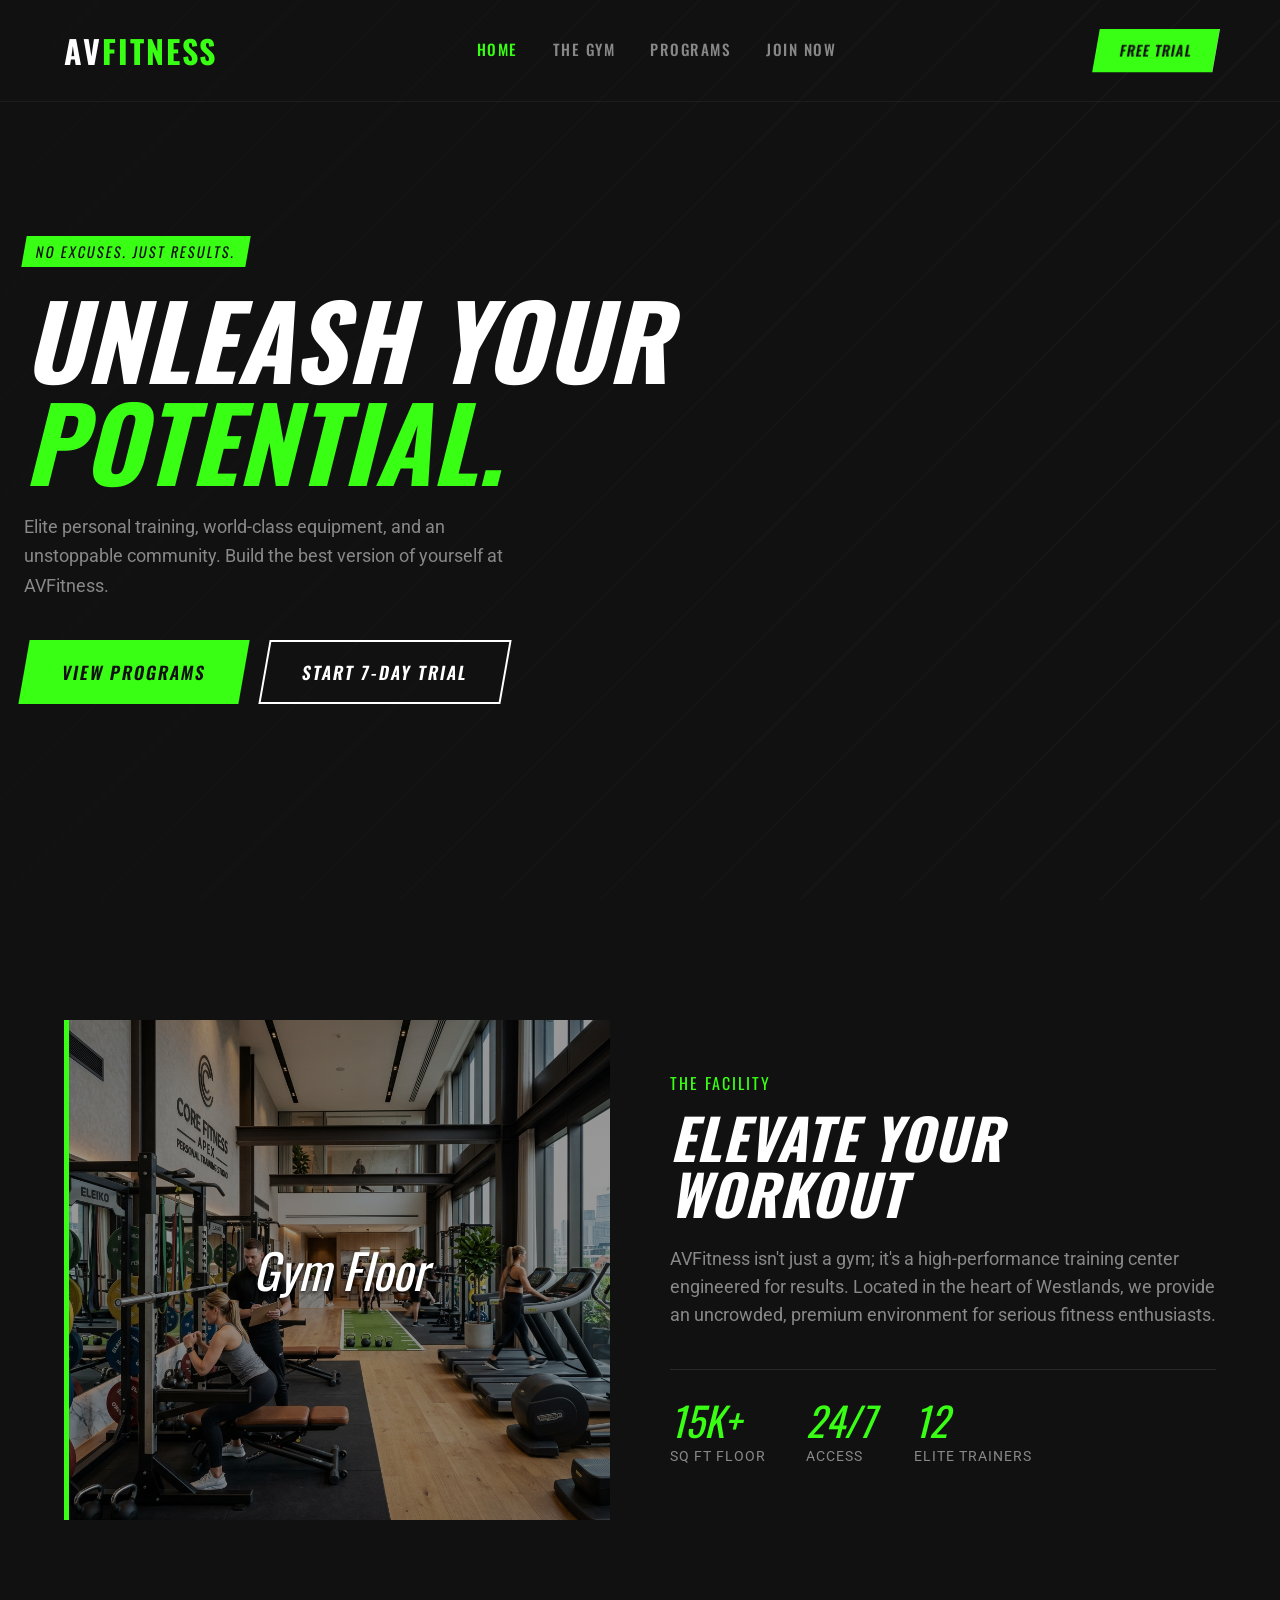
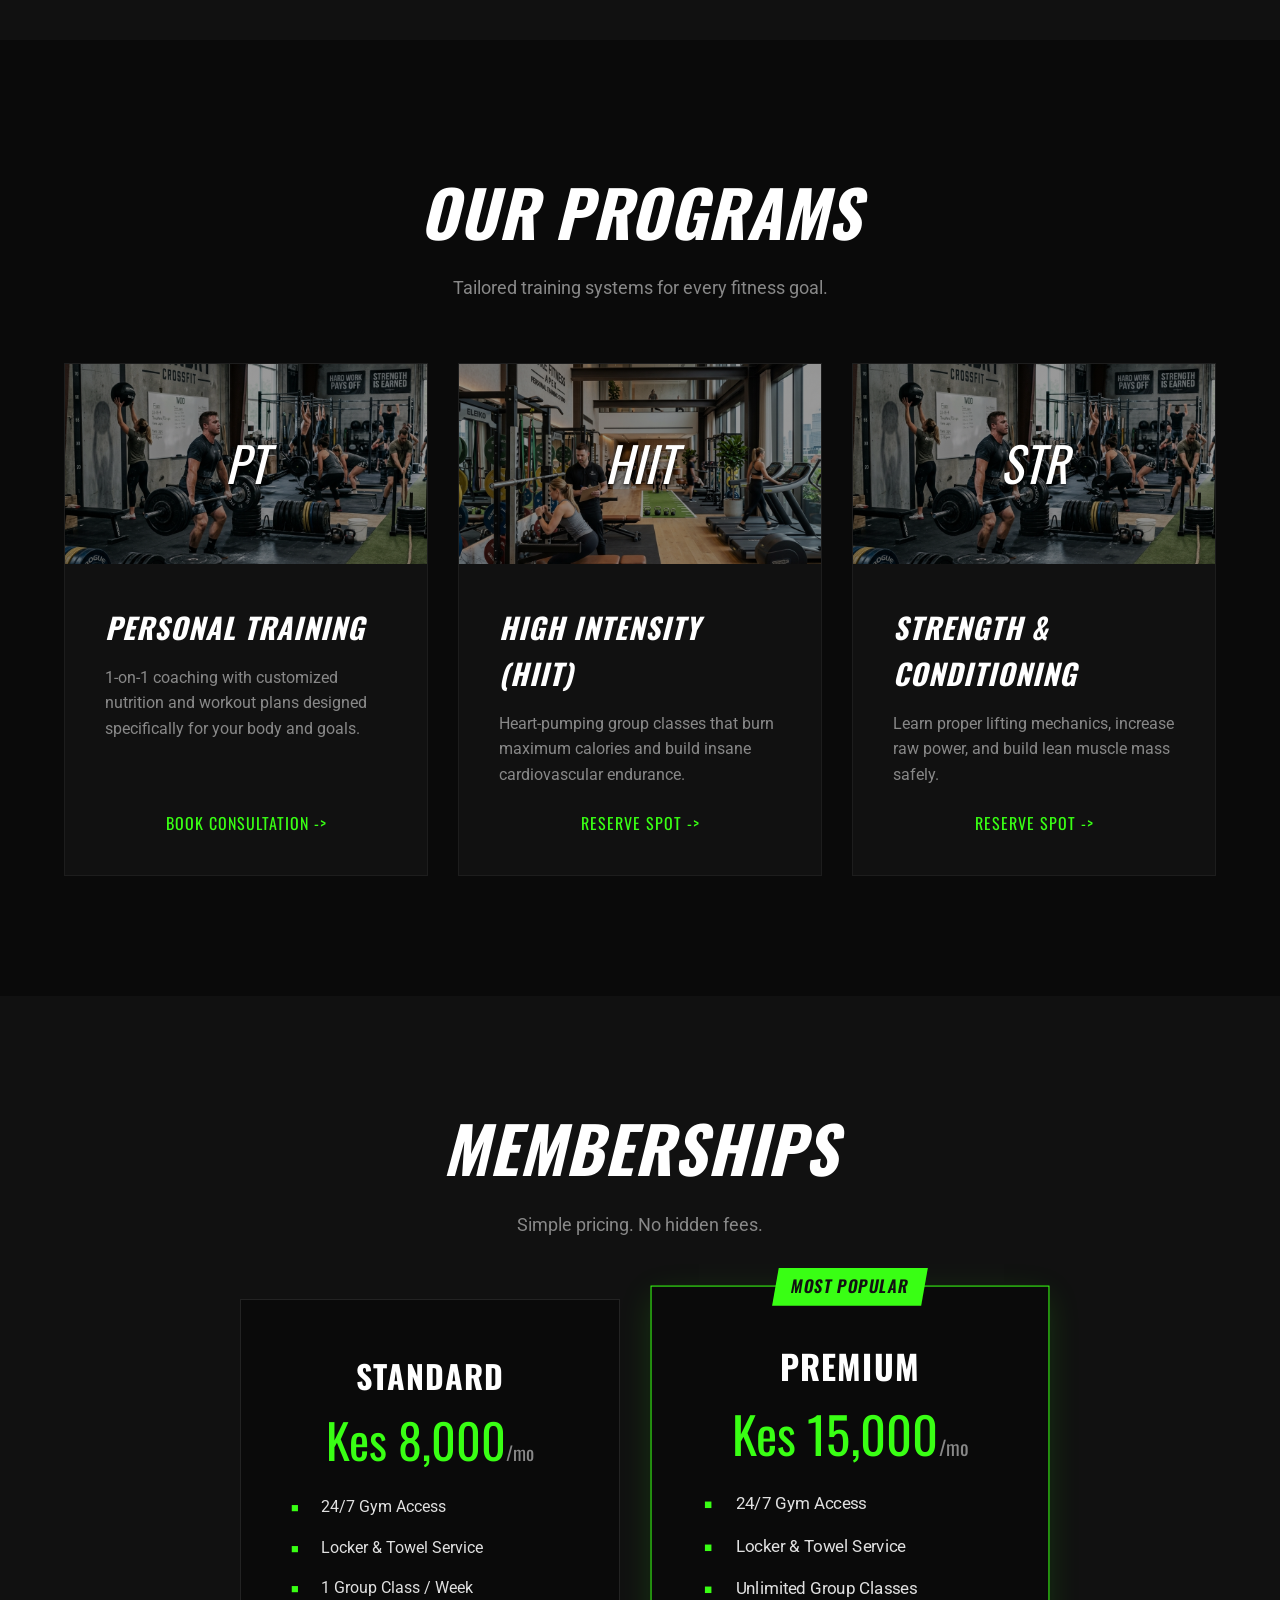
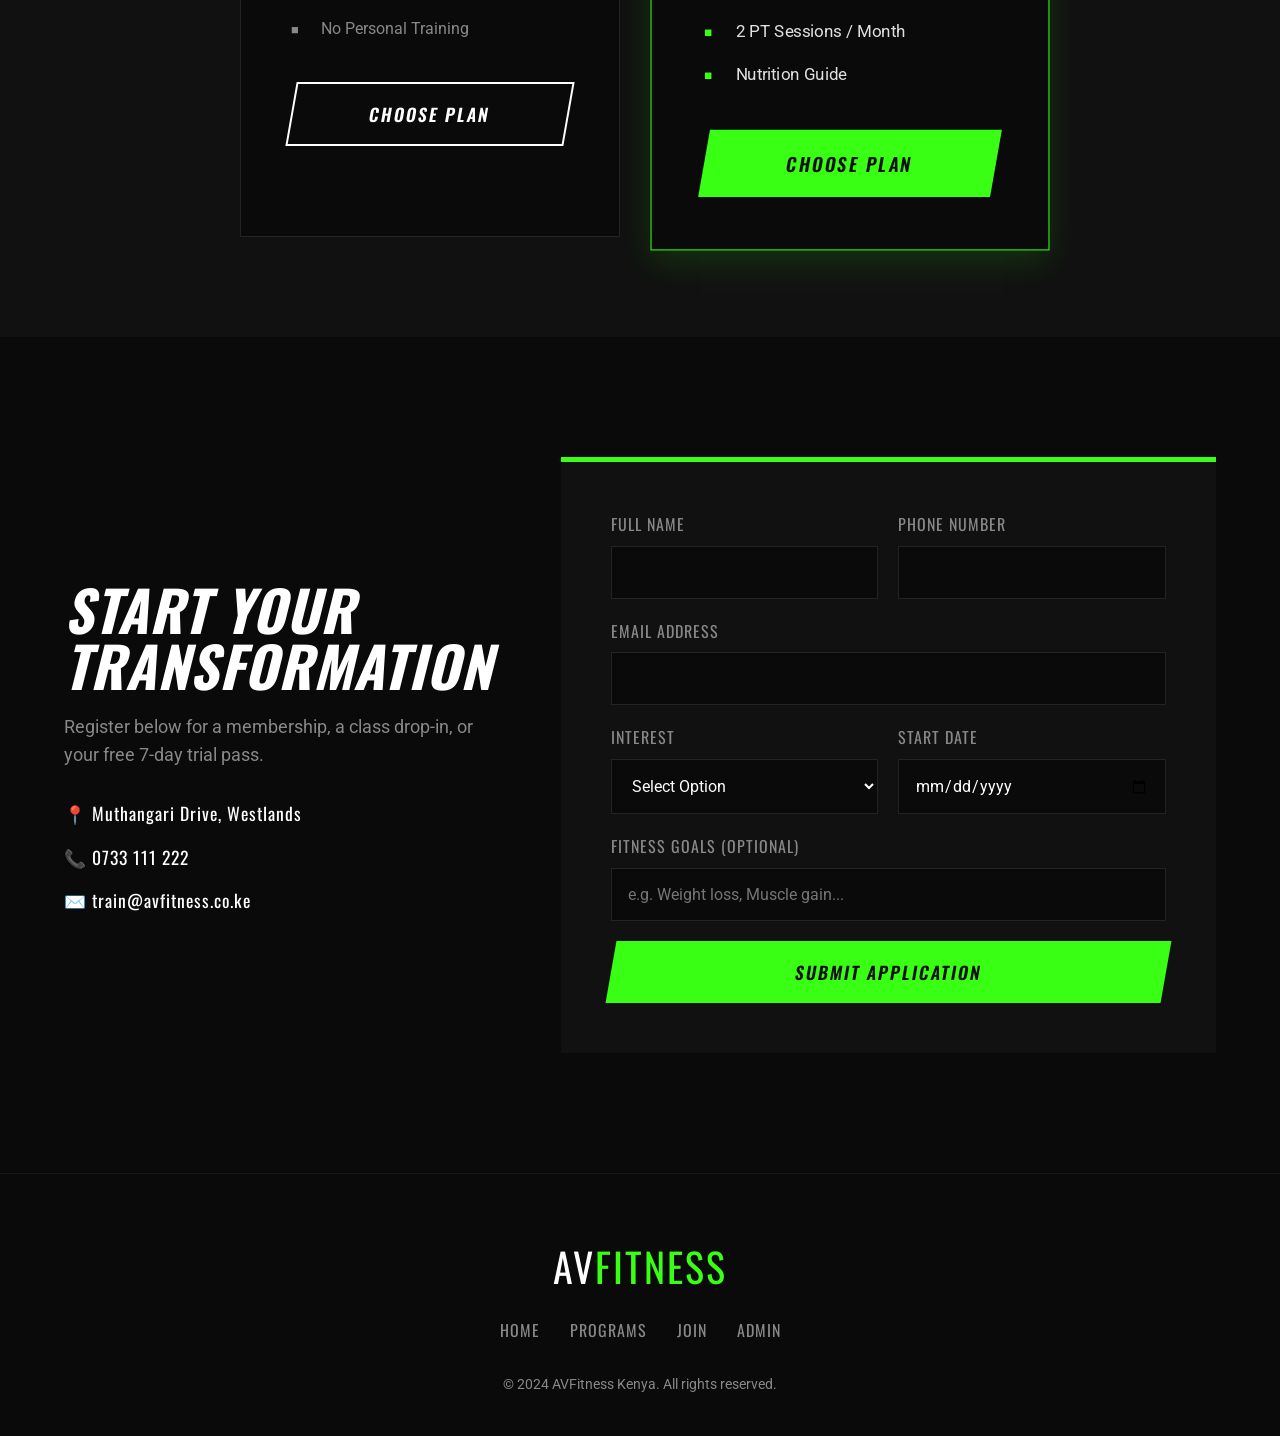
<file: index.html>
<!DOCTYPE html>

<html lang="en">
<head>
<meta charset="utf-8"/><meta content="width=device-width,initial-scale=1.0" name="viewport"/>
<title>AVFitness Kenya | High-End Gym &amp; Personal Training</title>
<meta content="Nairobi's premier fitness destination. State-of-the-art equipment, elite personal trainers, and high-intensity classes to help you achieve your goals." name="description"/>
<link href="https://fonts.googleapis.com/css2?family=Oswald:wght@400;500;600;700&amp;family=Roboto:wght@300;400;500;700;900&amp;display=swap" rel="stylesheet"/>
<link href="style.css" rel="stylesheet"/>
</head>
<body>
<nav class="navbar" id="navbar"><div class="nav-container">
<a class="nav-logo" href="#home">AV<span>FITNESS</span></a>
<ul class="nav-links" id="navLinks"><li><a class="nav-link active" href="#home">Home</a></li><li><a class="nav-link" href="#about">The Gym</a></li><li><a class="nav-link" href="#programs">Programs</a></li><li><a class="nav-link" href="#booking">Join Now</a></li></ul>
<a class="nav-cta" href="#booking">Free Trial</a>
<button class="hamburger" id="hamburger"><span></span><span></span><span></span></button>
</div></nav>
<header class="hero" id="home">
<div class="hero-bg" style=" background-image: linear-gradient(rgba(0,0,0,0.6), rgba(0,0,0,0.6)), url('https://loremflickr.com/1200/800/luxury,gym,fitness?lock=100') !important; background-size: cover !important; background-position: center !important;"></div>
<div class="hero-content">
<span class="hero-badge">No Excuses. Just Results.</span>
<h1>UNLEASH YOUR<br/><span class="accent">POTENTIAL.</span></h1>
<p class="hero-sub">Elite personal training, world-class equipment, and an unstoppable community. Build the best version of yourself at AVFitness.</p>
<div class="hero-actions">
<a class="btn btn-primary" href="#programs">View Programs</a>
<a class="btn btn-outline" href="#booking">Start 7-Day Trial</a>
</div>
</div>
</header>
<section class="section dark-section" id="about">
<div class="container"><div class="split-grid">
<div class="split-img" style="color: white !important; text-shadow: 0 2px 4px rgba(0,0,0,0.8); background-image: linear-gradient(rgba(0,0,0,0.4), rgba(0,0,0,0.4)), url('images/luxury_gym.png') !important; background-size: cover !important; background-position: center !important; color: white !important; text-shadow: 0 2px 4px rgba(0,0,0,0.8);">Gym Floor</div>
<div class="split-content">
<span class="tag">The Facility</span>
<h2>ELEVATE YOUR WORKOUT</h2>
<p>AVFitness isn't just a gym; it's a high-performance training center engineered for results. Located in the heart of Westlands, we provide an uncrowded, premium environment for serious fitness enthusiasts.</p>
<div class="stats-row">
<div class="stat"><div class="stat-num">15K+</div><div class="stat-label">Sq Ft Floor</div></div>
<div class="stat"><div class="stat-num">24/7</div><div class="stat-label">Access</div></div>
<div class="stat"><div class="stat-num">12</div><div class="stat-label">Elite Trainers</div></div>
</div>
</div>
</div></div>
</section>
<section class="section bg-light" id="programs">
<div class="container">
<div class="section-header"><h2>OUR PROGRAMS</h2><p>Tailored training systems for every fitness goal.</p></div>
<div class="prog-grid">
<div class="prog-card">
<div class="prog-img img-1" style="color: white !important; text-shadow: 0 2px 4px rgba(0,0,0,0.8); background-image: linear-gradient(rgba(0,0,0,0.4), rgba(0,0,0,0.4)), url('images/crossfit.png') !important; background-size: cover !important; background-position: center !important; color: white !important; text-shadow: 0 2px 4px rgba(0,0,0,0.8);">PT</div>
<div class="prog-content">
<h3>Personal Training</h3>
<p>1-on-1 coaching with customized nutrition and workout plans designed specifically for your body and goals.</p>
<button class="btn-text" onclick="bookProg('Personal Training')">Book Consultation -&gt;</button>
</div>
</div>
<div class="prog-card">
<div class="prog-img img-2" style="color: white !important; text-shadow: 0 2px 4px rgba(0,0,0,0.8); background-image: linear-gradient(rgba(0,0,0,0.4), rgba(0,0,0,0.4)), url('images/luxury_gym.png') !important; background-size: cover !important; background-position: center !important; color: white !important; text-shadow: 0 2px 4px rgba(0,0,0,0.8);">HIIT</div>
<div class="prog-content">
<h3>High Intensity (HIIT)</h3>
<p>Heart-pumping group classes that burn maximum calories and build insane cardiovascular endurance.</p>
<button class="btn-text" onclick="bookProg('HIIT Class')">Reserve Spot -&gt;</button>
</div>
</div>
<div class="prog-card">
<div class="prog-img img-3" style="color: white !important; text-shadow: 0 2px 4px rgba(0,0,0,0.8); background-image: linear-gradient(rgba(0,0,0,0.4), rgba(0,0,0,0.4)), url('images/crossfit.png') !important; background-size: cover !important; background-position: center !important; color: white !important; text-shadow: 0 2px 4px rgba(0,0,0,0.8);">STR</div>
<div class="prog-content">
<h3>Strength &amp; Conditioning</h3>
<p>Learn proper lifting mechanics, increase raw power, and build lean muscle mass safely.</p>
<button class="btn-text" onclick="bookProg('Strength Conditioning')">Reserve Spot -&gt;</button>
</div>
</div>
</div>
</div>
</section>
<section class="pricing-section">
<div class="container">
<div class="section-header"><h2>MEMBERSHIPS</h2><p>Simple pricing. No hidden fees.</p></div>
<div class="price-grid">
<div class="price-card">
<h3>Standard</h3>
<div class="price">Kes 8,000<span>/mo</span></div>
<ul class="price-list">
<li>24/7 Gym Access</li>
<li>Locker &amp; Towel Service</li>
<li>1 Group Class / Week</li>
<li class="disabled">No Personal Training</li>
</ul>
<a class="btn btn-outline btn-full" href="#booking" onclick="bookProg('Standard Membership')">Choose Plan</a>
</div>
<div class="price-card featured">
<div class="badge">Most Popular</div>
<h3>Premium</h3>
<div class="price">Kes 15,000<span>/mo</span></div>
<ul class="price-list">
<li>24/7 Gym Access</li>
<li>Locker &amp; Towel Service</li>
<li>Unlimited Group Classes</li>
<li>2 PT Sessions / Month</li>
<li>Nutrition Guide</li>
</ul>
<a class="btn btn-primary btn-full" href="#booking" onclick="bookProg('Premium Membership')">Choose Plan</a>
</div>
</div>
</div>
</section>
<section class="section booking-section" id="booking">
<div class="container"><div class="booking-wrap">
<div class="booking-info">
<h2>START YOUR TRANSFORMATION</h2>
<p>Register below for a membership, a class drop-in, or your free 7-day trial pass.</p>
<div class="contact-details">
<p>📍 Muthangari Drive, Westlands</p>
<p>📞 0733 111 222</p>
<p>✉️ train@avfitness.co.ke</p>
</div>
</div>
<div class="booking-form-box">
<form id="bookingForm">
<div class="form-row"><div class="form-group"><label>Full Name</label><input name="name" required="" type="text"/></div><div class="form-group"><label>Phone Number</label><input name="phone" required="" type="tel"/></div></div>
<div class="form-group"><label>Email Address</label><input name="email" required="" type="email"/></div>
<div class="form-row"><div class="form-group"><label>Interest</label><select id="interestSelect" name="interest" required=""><option value="">Select Option</option><option>Free 7-Day Trial</option><option>Standard Membership</option><option>Premium Membership</option><option>Personal Training</option><option>HIIT Class</option><option>Strength Conditioning</option></select></div><div class="form-group"><label>Start Date</label><input name="date" required="" type="date"/></div></div>
<div class="form-group"><label>Fitness Goals (Optional)</label><input name="goals" placeholder="e.g. Weight loss, Muscle gain..." type="text"/></div>
<button class="btn btn-primary btn-full" type="submit">Submit Application</button>
</form>
</div>
</div></div>
</section>
<footer class="footer"><div class="container">
<div class="f-logo">AV<span>FITNESS</span></div>
<div class="f-links">
<a href="#home">Home</a>
<a href="#programs">Programs</a>
<a href="#booking">Join</a>
<a href="admin.html">Admin</a>
</div>
<p class="copyright">© 2024 AVFitness Kenya. All rights reserved.</p>
</div></footer>
<div class="toast" id="toast"></div>
<script src="script.js"></script>
</body></html>
</file>
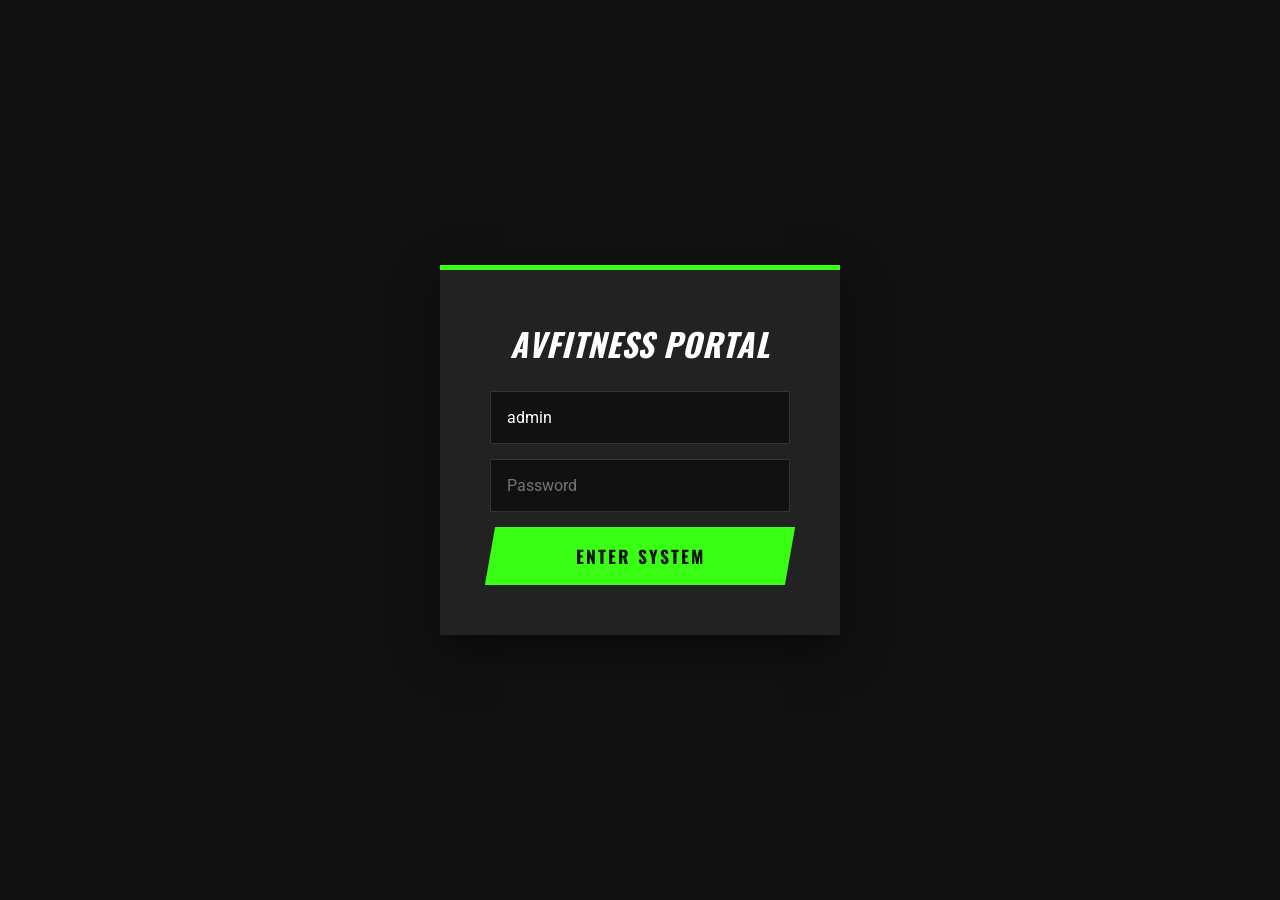
<file: admin.html>
<!DOCTYPE html><html lang="en"><head><meta charset="UTF-8"><meta name="viewport" content="width=device-width,initial-scale=1.0"><title>AVFitness Admin</title>
<link href="https://fonts.googleapis.com/css2?family=Oswald:wght@500;600&family=Roboto:wght@400;500;700&display=swap" rel="stylesheet">
<style>*{margin:0;padding:0;box-sizing:border-box}body{font-family:'Roboto',sans-serif;background:#0a0a0a;color:#e0e0e0}h1,h2{font-family:'Oswald',sans-serif;letter-spacing:1px;text-transform:uppercase}
.login{min-height:100vh;display:flex;align-items:center;justify-content:center;background:#111}.lb{background:#222;padding:50px;border-top:5px solid #39FF14;max-width:400px;width:100%;text-align:center;box-shadow:0 15px 40px rgba(0,0,0,0.5)}.lb h2{color:#fff;margin-bottom:24px;font-size:2rem;font-style:italic}.lb input{width:100%;padding:16px;border:1px solid #333;background:#111;color:#fff;margin-bottom:15px;font-size:1rem;font-family:'Roboto',sans-serif}.lb button{width:100%;padding:16px;background:#39FF14;color:#111;border:none;font-weight:700;cursor:pointer;font-size:1.1rem;font-family:'Oswald',sans-serif;text-transform:uppercase;letter-spacing:2px;transform:skewX(-10deg);transition:0.3s}.lb button span{display:block;transform:skewX(10deg)}.lb button:hover{background:#2ce50e}
.dash{display:none}.dh{background:#111;color:white;padding:25px 40px;display:flex;justify-content:space-between;align-items:center;flex-wrap:wrap;gap:15px;border-bottom:1px solid #222}.dh h1{font-size:1.8rem;color:#39FF14;font-style:italic}.dh button,.dh a{padding:10px 24px;border:2px solid #39FF14;cursor:pointer;font-size:0.9rem;color:#39FF14;background:transparent;text-decoration:none;font-family:'Oswald',sans-serif;text-transform:uppercase;letter-spacing:1px;transform:skewX(-10deg);font-weight:600;transition:0.3s}.dh button span,.dh a span{display:block;transform:skewX(10deg)}.dh button:hover,.dh a:hover{background:#39FF14;color:#111}.be{background:#39FF14!important;color:#111!important}
.stats{display:grid;grid-template-columns:repeat(3,1fr);gap:30px;padding:40px}.sc{background:#111;padding:30px;border:1px solid #222;border-left:4px solid #39FF14}.sl{font-size:0.85rem;color:#888;text-transform:uppercase;letter-spacing:1px;font-weight:700}.sv{font-size:3rem;font-family:'Oswald',sans-serif;margin-top:10px;color:#39FF14;font-style:italic;line-height:1}
.tw{padding:0 40px 40px;overflow-x:auto}table{width:100%;border-collapse:collapse;background:#111;border:1px solid #222}th{background:#0a0a0a;color:#888;padding:20px;text-align:left;font-size:0.9rem;text-transform:uppercase;letter-spacing:1px;border-bottom:1px solid #222;font-family:'Oswald',sans-serif}td{padding:18px 20px;border-bottom:1px solid #222;font-size:0.95rem}
select.st{padding:8px 12px;border:1px solid #333;font-family:'Roboto',sans-serif;background:#0a0a0a;color:#fff;outline:none}.del{background:none;border:none;color:#ef4444;cursor:pointer;font-size:0.9rem;text-transform:uppercase;letter-spacing:1px;font-family:'Oswald',sans-serif}
@media(max-width:768px){.stats{grid-template-columns:1fr}}</style></head>
<body>
<div class="login" id="ls"><div class="lb"><h2>AVFitness Portal</h2><input type="text" id="u" value="admin"><input type="password" id="p" placeholder="Password"><button onclick="login()"><span>Enter System</span></button></div></div>
<div class="dash" id="dash">
<div class="dh"><h1>Lead Manager</h1><div><button class="be" onclick="exp()"><span>Export</span></button> <a href="index.html"><span>View Site</span></a> <button onclick="logout()"><span>Logout</span></button></div></div>
<div class="stats"><div class="sc"><div class="sl">Total Leads</div><div class="sv" id="st">0</div></div><div class="sc"><div class="sl">New Leads</div><div class="sv" id="sn" style="color:#fff">0</div></div><div class="sc"><div class="sl">Converted</div><div class="sv" id="sd" style="color:#39FF14">0</div></div></div>
<div class="tw"><table><thead><tr><th>Date Rec'd</th><th>Name</th><th>Phone / Email</th><th>Interest</th><th>Start Date</th><th>Goals</th><th>Status</th><th></th></tr></thead><tbody id="tb"></tbody></table></div></div>
<script>
const K='avfitness_leads';if(sessionStorage.getItem('avf_admin')==='true')showD();
function login(){if(document.getElementById('u').value==='admin'&&document.getElementById('p').value==='admin123'){sessionStorage.setItem('avf_admin','true');showD()}else alert('Invalid credentials')}
function logout(){sessionStorage.removeItem('avf_admin');location.reload()}
function showD(){document.getElementById('ls').style.display='none';document.getElementById('dash').style.display='block';render()}
function gd(){return JSON.parse(localStorage.getItem(K)||'[]').sort((a,b)=>new Date(b.submittedAt)-new Date(a.submittedAt))}
function sv(d){localStorage.setItem(K,JSON.stringify(d))}
function render(){const d=gd();document.getElementById('st').textContent=d.length;document.getElementById('sn').textContent=d.filter(x=>x.status==='New Lead').length;document.getElementById('sd').textContent=d.filter(x=>x.status==='Converted').length;
document.getElementById('tb').innerHTML=d.map(i=>`<tr><td>${new Date(i.submittedAt).toLocaleDateString('en-GB')}</td><td><strong>${i.name||'—'}</strong></td><td>${i.phone}<br><span style="color:#888;font-size:0.85rem">${i.email}</span></td><td style="color:#39FF14;font-family:'Oswald',sans-serif;text-transform:uppercase">${i.interest||'—'}</td><td>${i.date||'—'}</td><td>${i.goals||'—'}</td><td><select class="st" onchange="upd(${i.id},this.value)">${['New Lead','Contacted','Trial Active','Converted','Lost'].map(s=>`<option ${i.status===s?'selected':''}>${s}</option>`).join('')}</select></td><td><button class="del" onclick="del(${i.id})">Drop</button></td></tr>`).join('')}
function upd(id,s){const d=gd();const i=d.find(x=>x.id===id);if(i){i.status=s;sv(d);render()}}
function del(id){if(!confirm('Drop this lead?'))return;sv(gd().filter(x=>x.id!==id));render()}
function exp(){const d=gd();if(!d.length)return alert('No data');const h=['Received','Name','Phone','Email','Interest','Start Date','Goals','Status'];const r=d.map(i=>[new Date(i.submittedAt).toLocaleDateString(),i.name,i.phone,i.email,i.interest,i.date,i.goals,i.status]);const c=[h,...r].map(r=>r.map(c=>`"${String(c||'').replace(/"/g,'""')}"`).join(',')).join('\n');const b=new Blob([c],{type:'text/csv'});const a=document.createElement('a');a.href=URL.createObjectURL(b);a.download='avfitness_leads.csv';a.click()}
document.getElementById('p').addEventListener('keydown',e=>{if(e.key==='Enter')login()});
</script></body></html>
</file>
<file: style.css>
/* AVFitness Kenya — Neon Green #39FF14 | Charcoal #111111 | White #FFFFFF */
*,*::before,*::after{margin:0;padding:0;box-sizing:border-box}
:root{--primary:#111111;--primary-light:#222222;--accent:#39FF14;--accent-hover:#2ce50e;--bg:#0a0a0a;--white:#ffffff;--text:#e0e0e0;--text-light:#888888;--shadow:0 10px 30px rgba(57,255,20,0.15);--radius:4px;--transition:0.3s ease}
html{scroll-behavior:smooth}body{font-family:'Roboto',sans-serif;background:var(--bg);color:var(--text);line-height:1.6;overflow-x:hidden}
h1,h2,h3,h4{font-family:'Oswald',sans-serif;text-transform:uppercase;color:var(--white);letter-spacing:1px}
.container{max-width:1200px;margin:0 auto;padding:0 24px}a{text-decoration:none;color:inherit;transition:var(--transition)}

.btn{display:inline-flex;align-items:center;padding:16px 36px;font-family:'Oswald',sans-serif;font-weight:600;font-size:1.1rem;letter-spacing:2px;text-transform:uppercase;border:2px solid transparent;cursor:pointer;transition:var(--transition);transform:skewX(-10deg)}.btn span{transform:skewX(10deg)}
.btn-primary{background:var(--accent);color:var(--primary)}.btn-primary:hover{background:var(--accent-hover);box-shadow:var(--shadow)}
.btn-outline{background:transparent;color:var(--white);border-color:var(--white)}.btn-outline:hover{background:var(--white);color:var(--primary)}
.btn-text{background:none;border:none;color:var(--accent);font-family:'Oswald',sans-serif;font-size:1rem;text-transform:uppercase;letter-spacing:1px;cursor:pointer}.btn-text:hover{color:var(--white)}
.btn-full{width:100%;justify-content:center}

.navbar{position:fixed;top:0;left:0;right:0;z-index:1000;padding:25px 0;transition:var(--transition);background:transparent;border-bottom:1px solid rgba(255,255,255,0.05)}.navbar.scrolled{background:var(--primary);padding:15px 0}
.nav-container{max-width:1200px;margin:0 auto;padding:0 24px;display:flex;align-items:center;justify-content:space-between}
.nav-logo{font-family:'Oswald',sans-serif;font-size:2rem;font-weight:700;color:var(--white);letter-spacing:2px}.nav-logo span{color:var(--accent)}
.nav-links{display:flex;list-style:none;gap:35px}.nav-link{color:var(--text-light);font-size:0.95rem;text-transform:uppercase;letter-spacing:1.5px;font-weight:500;font-family:'Oswald',sans-serif}.nav-link:hover,.nav-link.active{color:var(--accent)}
.nav-cta{padding:10px 24px;background:var(--accent);color:var(--primary);font-family:'Oswald',sans-serif;font-size:0.9rem;text-transform:uppercase;letter-spacing:1px;transform:skewX(-10deg);font-weight:600}.nav-cta:hover{background:var(--white)}
.hamburger{display:none;background:none;border:none;cursor:pointer;padding:8px}.hamburger span{display:block;width:24px;height:3px;background:var(--white);margin:5px 0;transition:var(--transition)}

.hero{min-height:100vh;display:flex;align-items:center;padding:120px 24px 80px;position:relative;background:linear-gradient(90deg,rgba(17,17,17,0.95) 0%,rgba(17,17,17,0.7) 100%),url('data:image/svg+xml;utf8,<svg width="100" height="100" xmlns="http://www.w3.org/2000/svg"><rect width="100" height="100" fill="%23111"/><line x1="0" y1="100" x2="100" y2="0" stroke="%23222" stroke-width="2"/></svg>')}
.hero-content{position:relative;z-index:2;max-width:700px}
.hero-badge{display:inline-block;color:var(--primary);background:var(--accent);padding:4px 12px;font-family:'Oswald',sans-serif;font-size:0.9rem;text-transform:uppercase;letter-spacing:2px;margin-bottom:20px;transform:skewX(-10deg)}
.hero h1{font-size:clamp(4rem,8vw,6.5rem);line-height:1;margin-bottom:20px;font-style:italic}.hero h1 .accent{color:var(--accent)}
.hero-sub{font-size:1.15rem;color:var(--text-light);margin-bottom:40px;max-width:500px}
.hero-actions{display:flex;gap:20px;flex-wrap:wrap}

.section{padding:120px 0}.dark-section{background:var(--primary)}
.section-header{text-align:center;margin-bottom:60px}
.tag{display:inline-block;color:var(--accent);font-family:'Oswald',sans-serif;font-size:1rem;letter-spacing:2px;margin-bottom:12px;text-transform:uppercase}
.section-header h2{font-size:clamp(3rem,5vw,4rem);margin-bottom:12px;font-style:italic}.section-header p{color:var(--text-light);font-size:1.1rem}

.split-grid{display:grid;grid-template-columns:1fr 1fr;gap:60px;align-items:center}
.split-img{height:500px;background:var(--primary-light);border-left:5px solid var(--accent);display:flex;align-items:center;justify-content:center;color:rgba(255,255,255,0.1);font-family:'Oswald',sans-serif;font-size:3rem;font-style:italic}
.split-content h2{font-size:3.5rem;margin-bottom:24px;line-height:1;font-style:italic}.split-content p{color:var(--text-light);margin-bottom:40px;font-size:1.1rem}
.stats-row{display:flex;gap:40px;border-top:1px solid rgba(255,255,255,0.1);padding-top:30px}
.stat-num{font-family:'Oswald',sans-serif;font-size:2.5rem;color:var(--accent);line-height:1;margin-bottom:5px;font-style:italic}.stat-label{font-size:0.9rem;color:var(--text-light);text-transform:uppercase;letter-spacing:1px}

.prog-grid{display:grid;grid-template-columns:repeat(3,1fr);gap:30px}
.prog-card{background:var(--primary);border:1px solid rgba(255,255,255,0.05);transition:var(--transition);display:flex;flex-direction:column}
.prog-card:hover{border-color:var(--accent);transform:translateY(-10px);box-shadow:var(--shadow)}
.prog-img{height:200px;background:var(--primary-light);display:flex;align-items:center;justify-content:center;font-family:'Oswald',sans-serif;font-size:3rem;color:rgba(255,255,255,0.05);font-style:italic}
.prog-content{padding:40px;flex:1;display:flex;flex-direction:column}
.prog-content h3{font-size:1.8rem;margin-bottom:15px;font-style:italic}.prog-content p{color:var(--text-light);margin-bottom:24px;flex:1}

.pricing-section{background:var(--primary);padding:100px 0}
.price-grid{display:grid;grid-template-columns:repeat(2,1fr);gap:40px;max-width:800px;margin:0 auto}
.price-card{background:var(--bg);padding:50px;border:1px solid rgba(255,255,255,0.1);text-align:center;position:relative}
.price-card.featured{border-color:var(--accent);transform:scale(1.05);box-shadow:var(--shadow)}
.badge{position:absolute;top:0;left:50%;transform:translateX(-50%) translateY(-50%) skewX(-10deg);background:var(--accent);color:var(--primary);padding:5px 15px;font-family:'Oswald',sans-serif;text-transform:uppercase;font-weight:600;letter-spacing:1px}
.price-card h3{font-size:2rem;margin-bottom:15px}.price{font-family:'Oswald',sans-serif;font-size:3rem;color:var(--accent);margin-bottom:30px;line-height:1}.price span{font-size:1.2rem;color:var(--text-light)}
.price-list{list-style:none;margin-bottom:40px;text-align:left}.price-list li{margin-bottom:15px;padding-left:30px;position:relative;color:var(--text)}.price-list li::before{content:'■';position:absolute;left:0;color:var(--accent);font-size:0.8rem;top:4px}.price-list li.disabled{color:var(--text-light)}.price-list li.disabled::before{color:var(--text-light)}

.booking-wrap{display:grid;grid-template-columns:1fr 1.5fr;gap:60px;align-items:center}
.booking-info h2{font-size:3.5rem;margin-bottom:20px;line-height:1;font-style:italic}.booking-info p{color:var(--text-light);margin-bottom:30px;font-size:1.1rem}
.contact-details p{margin-bottom:15px;font-family:'Oswald',sans-serif;font-size:1.1rem;letter-spacing:1px;color:var(--white)}

.booking-form-box{background:var(--primary);padding:50px;border-top:5px solid var(--accent)}
.form-row{display:grid;grid-template-columns:1fr 1fr;gap:20px}.form-group{margin-bottom:20px}
.form-group label{display:block;margin-bottom:8px;font-family:'Oswald',sans-serif;color:var(--text-light);text-transform:uppercase;letter-spacing:1px}
.form-group input,.form-group select{width:100%;padding:16px;border:1px solid rgba(255,255,255,0.1);background:var(--bg);color:var(--white);font-family:'Roboto',sans-serif;font-size:1rem;transition:var(--transition);outline:none}
.form-group input:focus,.form-group select:focus{border-color:var(--accent)}

.footer{background:var(--bg);color:var(--text-light);padding:60px 0 40px;text-align:center;border-top:1px solid rgba(255,255,255,0.05)}
.f-logo{font-family:'Oswald',sans-serif;font-size:2.5rem;color:var(--white);margin-bottom:20px;letter-spacing:2px}.f-logo span{color:var(--accent)}
.f-links{display:flex;justify-content:center;gap:30px;margin-bottom:30px;font-family:'Oswald',sans-serif;text-transform:uppercase;letter-spacing:1px}.f-links a:hover{color:var(--accent)}
.copyright{font-size:0.9rem}

.toast{position:fixed;bottom:40px;right:40px;background:var(--accent);color:var(--primary);padding:16px 32px;font-family:'Oswald',sans-serif;font-size:1.1rem;letter-spacing:1px;text-transform:uppercase;z-index:3000;opacity:0;transform:translateY(20px) skewX(-10deg);transition:var(--transition);pointer-events:none;box-shadow:var(--shadow)}.toast.show{opacity:1;transform:translateY(0) skewX(-10deg)}

@media(max-width:992px){.split-grid{grid-template-columns:1fr}.prog-grid{grid-template-columns:1fr}.price-grid{grid-template-columns:1fr}.booking-wrap{grid-template-columns:1fr}}
@media(max-width:768px){.nav-links{display:none;flex-direction:column;position:absolute;top:100%;left:0;right:0;background:var(--primary);padding:24px;border-bottom:1px solid rgba(255,255,255,0.1)}.nav-links.active{display:flex}.nav-cta{display:none}.hamburger{display:block}.form-row{grid-template-columns:1fr}.booking-form-box{padding:30px}}
</file>
